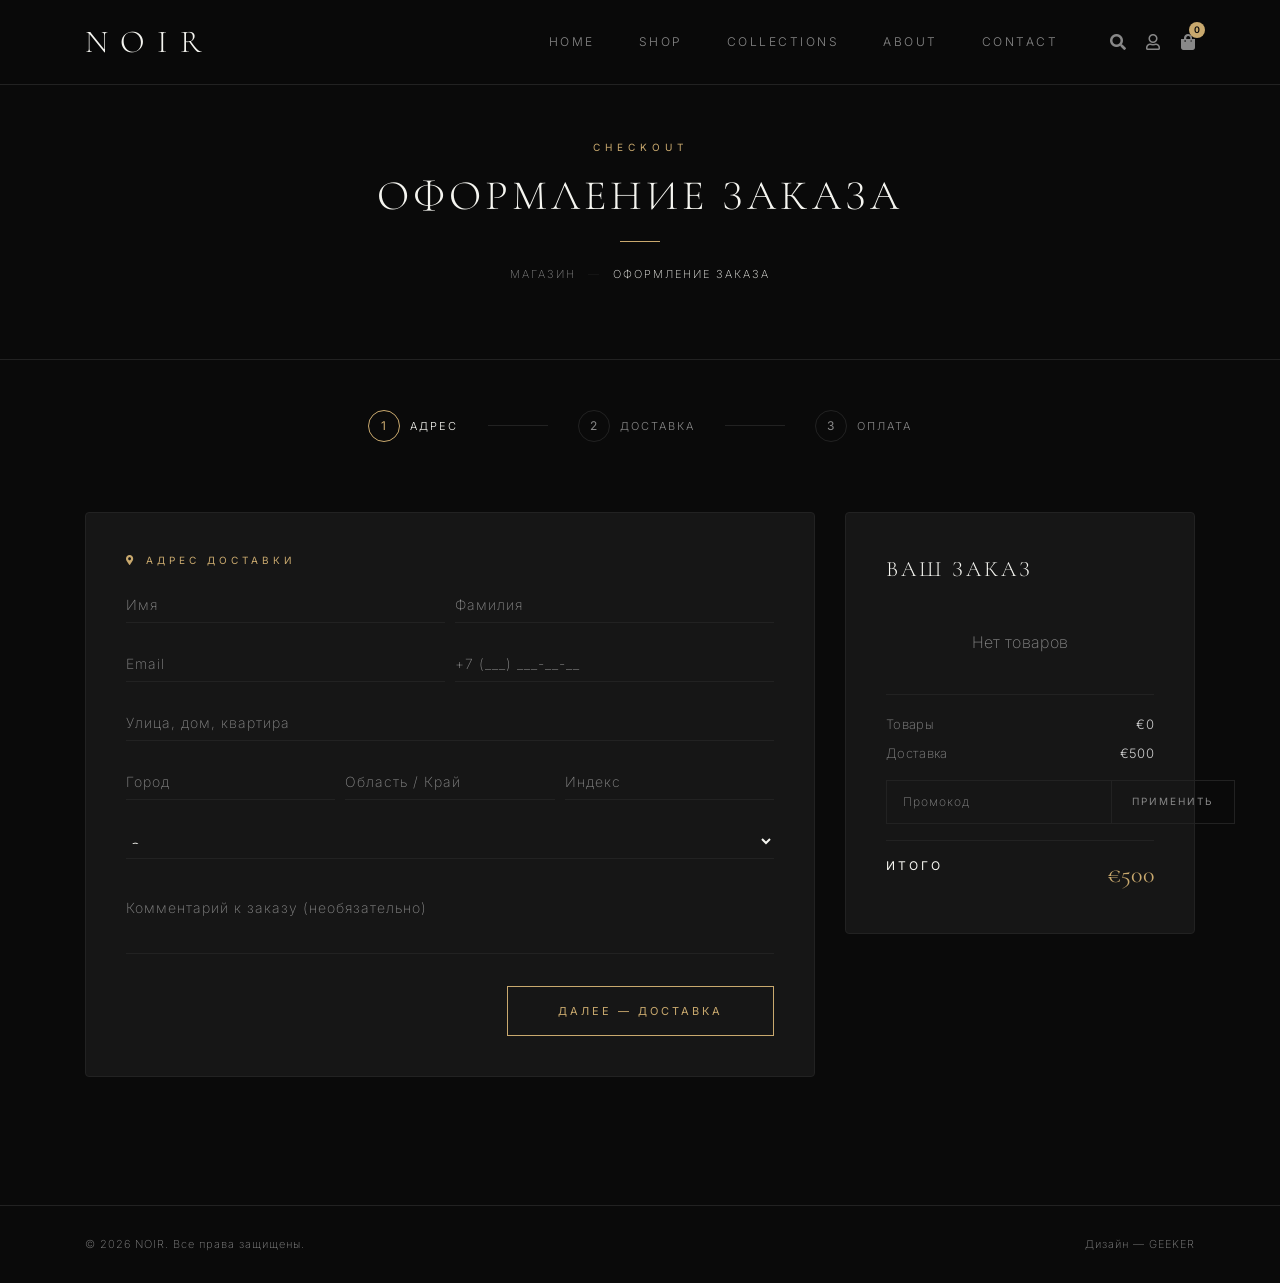
<file: checkout.html>
<!DOCTYPE html>
<html lang="ru">
<head>
    <meta charset="UTF-8">
    <meta name="viewport" content="width=device-width, initial-scale=1.0">
    <title>NOIR — Оформление заказа</title>
    <!-- Bootstrap CSS -->
    <link href="https://cdn.jsdelivr.net/npm/bootstrap@4.6.2/dist/css/bootstrap.min.css" rel="stylesheet">
    <!-- Font Awesome -->
    <link rel="stylesheet" href="https://cdnjs.cloudflare.com/ajax/libs/font-awesome/5.15.4/css/all.min.css">
    <!-- Google Fonts -->
    <link href="https://fonts.googleapis.com/css2?family=Cormorant+Garamond:wght@300;400;500;600;700&family=Inter:wght@200;300;400;500;600&display=swap" rel="stylesheet">
    <style>
        :root {
            --black: #0a0a0a;
            --dark: #111111;
            --card: #161616;
            --border: #222222;
            --gray: #888888;
            --light-gray: #cccccc;
            --off-white: #f5f5f0;
            --accent: #c9a96e;
        }

        * {
            margin: 0;
            padding: 0;
            box-sizing: border-box;
        }

        body {
            background-color: var(--black);
            color: var(--off-white);
            font-family: 'Inter', sans-serif;
            font-weight: 300;
            overflow-x: hidden;
            letter-spacing: 0.3px;
        }

        ::-webkit-scrollbar { width: 6px; }
        ::-webkit-scrollbar-track { background: var(--black); }
        ::-webkit-scrollbar-thumb { background: var(--border); border-radius: 3px; }
        ::-webkit-scrollbar-thumb:hover { background: var(--gray); }

        /* ===== NAVBAR ===== */
        .navbar-noir {
            background: rgba(10, 10, 10, 0.97) !important;
            backdrop-filter: blur(30px);
            border-bottom: 1px solid var(--border);
            padding: 18px 0;
        }

        .brand-noir {
            font-family: 'Cormorant Garamond', serif;
            font-weight: 300;
            font-size: 32px;
            color: var(--off-white) !important;
            letter-spacing: 12px;
            text-decoration: none;
            text-transform: uppercase;
        }

        .navbar-noir .nav-link {
            font-family: 'Inter', sans-serif;
            font-weight: 300;
            font-size: 12px;
            letter-spacing: 2.5px;
            text-transform: uppercase;
            color: var(--gray) !important;
            padding: 8px 22px !important;
            transition: color 0.3s ease;
        }

        .navbar-noir .nav-link:hover {
            color: var(--off-white) !important;
        }

        .nav-icons {
            display: flex;
            align-items: center;
            gap: 20px;
            margin-left: 30px;
        }

        .nav-icon-link {
            color: var(--gray);
            font-size: 16px;
            transition: color 0.3s ease;
            position: relative;
        }

        .nav-icon-link:hover { color: var(--off-white); }

        .cart-count {
            position: absolute;
            top: -8px;
            right: -10px;
            background: var(--accent);
            color: var(--black);
            font-size: 9px;
            font-weight: 600;
            width: 16px;
            height: 16px;
            border-radius: 50%;
            display: flex;
            align-items: center;
            justify-content: center;
        }

        .navbar-toggler {
            border-color: var(--border) !important;
        }

        .navbar-toggler-icon {
            background-image: url("data:image/svg+xml,%3csvg xmlns='http://www.w3.org/2000/svg' viewBox='0 0 30 30'%3e%3cpath stroke='rgba%28245, 245, 240, 0.7%29' stroke-linecap='round' stroke-miterlimit='10' stroke-width='1' d='M4 7h22M4 15h22M4 23h22'/%3e%3c/svg%3e") !important;
        }

        /* ===== PAGE HEADER ===== */
        .page-header {
            padding: 140px 0 60px;
            text-align: center;
            border-bottom: 1px solid var(--border);
        }

        .page-label {
            font-size: 10px;
            letter-spacing: 5px;
            text-transform: uppercase;
            color: var(--accent);
            margin-bottom: 16px;
            font-weight: 400;
        }

        .page-title {
            font-family: 'Cormorant Garamond', serif;
            font-weight: 300;
            font-size: 42px;
            letter-spacing: 4px;
            text-transform: uppercase;
            color: var(--off-white);
            margin-bottom: 8px;
        }

        .page-line {
            width: 40px;
            height: 1px;
            background: var(--accent);
            margin: 20px auto 0;
        }

        /* ===== BREADCRUMB ===== */
        .breadcrumb-noir {
            display: flex;
            justify-content: center;
            gap: 8px;
            margin-top: 24px;
            list-style: none;
            padding: 0;
        }

        .breadcrumb-noir li {
            font-size: 11px;
            letter-spacing: 2px;
            text-transform: uppercase;
            font-weight: 200;
        }

        .breadcrumb-noir li a {
            color: var(--gray);
            text-decoration: none;
            transition: color 0.3s ease;
        }

        .breadcrumb-noir li a:hover { color: var(--off-white); }

        .breadcrumb-noir li.active { color: var(--off-white); }

        .breadcrumb-noir .separator {
            color: var(--border);
            margin: 0 4px;
        }

        /* ===== STEPS ===== */
        .steps-bar {
            display: flex;
            justify-content: center;
            gap: 0;
            padding: 50px 0 30px;
        }

        .step-item {
            display: flex;
            align-items: center;
            gap: 10px;
            padding: 0 30px;
        }

        .step-number {
            width: 32px;
            height: 32px;
            border: 1px solid var(--border);
            border-radius: 50%;
            display: flex;
            align-items: center;
            justify-content: center;
            font-size: 12px;
            font-weight: 400;
            color: var(--gray);
            transition: all 0.3s ease;
        }

        .step-item.active .step-number {
            border-color: var(--accent);
            color: var(--accent);
        }

        .step-item.completed .step-number {
            background: var(--accent);
            border-color: var(--accent);
            color: var(--black);
        }

        .step-label {
            font-size: 11px;
            letter-spacing: 2px;
            text-transform: uppercase;
            color: var(--gray);
            font-weight: 300;
        }

        .step-item.active .step-label { color: var(--off-white); }
        .step-item.completed .step-label { color: var(--accent); }

        .step-connector {
            width: 60px;
            height: 1px;
            background: var(--border);
            align-self: center;
        }

        /* ===== CHECKOUT SECTION ===== */
        .checkout-section {
            padding: 40px 0 80px;
        }

        .checkout-form {
            background: var(--card);
            border: 1px solid var(--border);
            border-radius: 4px;
            padding: 40px;
        }

        .form-group-label {
            font-size: 10px;
            letter-spacing: 4px;
            text-transform: uppercase;
            color: var(--accent);
            font-weight: 400;
            margin-bottom: 20px;
            display: block;
        }

        .form-noir {
            background: transparent !important;
            border: none !important;
            border-bottom: 1px solid var(--border) !important;
            border-radius: 0 !important;
            padding: 14px 0 !important;
            color: var(--off-white) !important;
            font-family: 'Inter', sans-serif;
            font-size: 14px;
            font-weight: 300;
            letter-spacing: 1px;
            transition: border-color 0.3s ease;
        }

        .form-noir:focus {
            border-color: var(--accent) !important;
            box-shadow: none !important;
        }

        .form-noir::placeholder {
            color: var(--gray);
            font-weight: 200;
        }

        .form-noir option {
            background: var(--card);
            color: var(--off-white);
        }

        .form-row-gap {
            margin-bottom: 8px;
        }

        /* ===== RADIO / CHECKBOX ===== */
        .delivery-option,
        .payment-option {
            border: 1px solid var(--border);
            border-radius: 4px;
            padding: 20px 24px;
            margin-bottom: 12px;
            cursor: pointer;
            transition: all 0.3s ease;
            display: flex;
            align-items: center;
            gap: 16px;
        }

        .delivery-option:hover,
        .payment-option:hover {
            border-color: rgba(201, 169, 110, 0.3);
        }

        .delivery-option.selected,
        .payment-option.selected {
            border-color: var(--accent);
            background: rgba(201, 169, 110, 0.05);
        }

        .option-radio {
            width: 18px;
            height: 18px;
            border: 1px solid var(--border);
            border-radius: 50%;
            display: flex;
            align-items: center;
            justify-content: center;
            flex-shrink: 0;
            transition: all 0.3s ease;
        }

        .option-radio::after {
            content: '';
            width: 8px;
            height: 8px;
            border-radius: 50%;
            background: var(--accent);
            opacity: 0;
            transition: opacity 0.3s ease;
        }

        .delivery-option.selected .option-radio,
        .payment-option.selected .option-radio {
            border-color: var(--accent);
        }

        .delivery-option.selected .option-radio::after,
        .payment-option.selected .option-radio::after {
            opacity: 1;
        }

        .option-info {
            flex: 1;
        }

        .option-name {
            font-size: 13px;
            font-weight: 400;
            color: var(--off-white);
            letter-spacing: 0.5px;
        }

        .option-desc {
            font-size: 11px;
            color: var(--gray);
            font-weight: 200;
            margin-top: 2px;
        }

        .option-price {
            font-size: 13px;
            color: var(--light-gray);
            font-weight: 300;
            white-space: nowrap;
        }

        /* ===== ORDER SUMMARY ===== */
        .order-summary {
            background: var(--card);
            border: 1px solid var(--border);
            border-radius: 4px;
            padding: 40px;
            position: sticky;
            top: 100px;
        }

        .summary-title {
            font-family: 'Cormorant Garamond', serif;
            font-size: 22px;
            font-weight: 300;
            letter-spacing: 3px;
            text-transform: uppercase;
            color: var(--off-white);
            margin-bottom: 24px;
        }

        .summary-item {
            display: flex;
            justify-content: space-between;
            align-items: flex-start;
            padding: 14px 0;
            border-bottom: 1px solid rgba(34, 34, 34, 0.5);
        }

        .summary-item:last-of-type {
            border-bottom: none;
        }

        .summary-item-info {
            flex: 1;
        }

        .summary-item-brand {
            font-size: 9px;
            letter-spacing: 2px;
            text-transform: uppercase;
            color: var(--accent);
            font-weight: 400;
        }

        .summary-item-name {
            font-family: 'Cormorant Garamond', serif;
            font-size: 16px;
            color: var(--off-white);
            font-weight: 400;
        }

        .summary-item-size {
            font-size: 11px;
            color: var(--gray);
            font-weight: 200;
        }

        .summary-item-price {
            color: var(--light-gray);
            font-size: 14px;
            font-weight: 300;
        }

        .summary-divider {
            border: none;
            border-top: 1px solid var(--border);
            margin: 20px 0;
        }

        .summary-row {
            display: flex;
            justify-content: space-between;
            margin-bottom: 10px;
        }

        .summary-row-label {
            font-size: 13px;
            color: var(--gray);
            font-weight: 200;
        }

        .summary-row-value {
            font-size: 13px;
            color: var(--light-gray);
            font-weight: 300;
        }

        .summary-total {
            display: flex;
            justify-content: space-between;
            margin-top: 16px;
            padding-top: 16px;
            border-top: 1px solid var(--border);
        }

        .summary-total-label {
            font-size: 12px;
            letter-spacing: 3px;
            text-transform: uppercase;
            color: var(--off-white);
            font-weight: 400;
        }

        .summary-total-value {
            font-family: 'Cormorant Garamond', serif;
            font-size: 24px;
            color: var(--accent);
            font-weight: 400;
        }

        /* ===== BUTTONS ===== */
        .btn-noir {
            border: 1px solid var(--off-white);
            background: transparent;
            color: var(--off-white);
            font-family: 'Inter', sans-serif;
            font-size: 11px;
            font-weight: 400;
            letter-spacing: 3px;
            text-transform: uppercase;
            padding: 16px 50px;
            transition: all 0.4s ease;
            cursor: pointer;
        }

        .btn-noir:hover {
            background: var(--off-white);
            color: var(--black);
            text-decoration: none;
        }

        .btn-accent {
            border: 1px solid var(--accent);
            color: var(--accent);
        }

        .btn-accent:hover {
            background: var(--accent);
            color: var(--black);
        }

        .btn-back {
            border: 1px solid var(--border);
            color: var(--gray);
            padding: 14px 30px;
            font-size: 10px;
        }

        .btn-back:hover {
            border-color: var(--off-white);
            color: var(--off-white);
            background: transparent;
        }

        /* ===== PROMO ===== */
        .promo-input-group {
            display: flex;
            gap: 0;
            margin-top: 16px;
        }

        .promo-input {
            background: transparent !important;
            border: 1px solid var(--border) !important;
            border-right: none !important;
            border-radius: 0 !important;
            padding: 12px 16px !important;
            color: var(--off-white) !important;
            font-family: 'Inter', sans-serif;
            font-size: 12px;
            font-weight: 300;
            letter-spacing: 1px;
            flex: 1;
        }

        .promo-input:focus {
            border-color: var(--accent) !important;
            box-shadow: none !important;
        }

        .promo-input::placeholder {
            color: var(--gray);
            font-weight: 200;
        }

        .promo-btn {
            background: transparent;
            border: 1px solid var(--border);
            border-radius: 0;
            color: var(--gray);
            font-family: 'Inter', sans-serif;
            font-size: 10px;
            font-weight: 400;
            letter-spacing: 2px;
            text-transform: uppercase;
            padding: 12px 20px;
            cursor: pointer;
            transition: all 0.3s ease;
        }

        .promo-btn:hover {
            border-color: var(--accent);
            color: var(--accent);
        }

        /* ===== TOAST ===== */
        .toast-noir {
            background: var(--card);
            border: 1px solid var(--border);
            border-left: 3px solid var(--accent);
            padding: 14px 24px;
            color: var(--off-white);
            font-family: 'Inter', sans-serif;
            font-size: 13px;
            font-weight: 300;
            letter-spacing: 0.5px;
            opacity: 0;
            transform: translateX(40px);
            transition: all 0.4s ease;
            min-width: 260px;
        }

        .toast-noir.show {
            opacity: 1;
            transform: translateX(0);
        }

        /* ===== SUCCESS OVERLAY ===== */
        .success-overlay {
            display: none;
            position: fixed;
            top: 0; left: 0;
            width: 100%; height: 100%;
            background: rgba(10, 10, 10, 0.95);
            z-index: 10000;
            justify-content: center;
            align-items: center;
        }

        .success-overlay.active {
            display: flex;
        }

        .success-content {
            text-align: center;
            animation: fadeInUp 0.6s ease;
        }

        @keyframes fadeInUp {
            from { opacity: 0; transform: translateY(30px); }
            to { opacity: 1; transform: translateY(0); }
        }

        .success-icon {
            width: 80px;
            height: 80px;
            border: 2px solid var(--accent);
            border-radius: 50%;
            display: flex;
            align-items: center;
            justify-content: center;
            margin: 0 auto 30px;
            color: var(--accent);
            font-size: 32px;
        }

        .success-title {
            font-family: 'Cormorant Garamond', serif;
            font-size: 36px;
            font-weight: 300;
            letter-spacing: 4px;
            text-transform: uppercase;
            color: var(--off-white);
            margin-bottom: 16px;
        }

        .success-text {
            font-size: 14px;
            color: var(--gray);
            font-weight: 200;
            letter-spacing: 1px;
            margin-bottom: 40px;
        }

        /* ===== FOOTER ===== */
        .footer-noir {
            border-top: 1px solid var(--border);
            padding: 30px 0;
        }

        .footer-bottom {
            display: flex;
            justify-content: space-between;
            align-items: center;
            color: var(--gray);
            font-size: 11px;
            letter-spacing: 1px;
            font-weight: 200;
        }

        /* ===== FADE ===== */
        .fade-in {
            opacity: 0;
            transform: translateY(20px);
            transition: all 0.6s ease;
        }

        .fade-in.visible {
            opacity: 1;
            transform: translateY(0);
        }
    </style>
</head>
<body>
    <!-- Навигация -->
    <nav class="navbar navbar-expand-lg navbar-dark bg-dark navbar-noir fixed-top">
        <div class="container">
            <a href="index.html" class="brand-noir">NOIR</a>
            <button class="navbar-toggler" type="button" data-toggle="collapse" data-target="#navbarResponsive" aria-controls="navbarResponsive" aria-expanded="false" aria-label="Toggle navigation">
                <span class="navbar-toggler-icon"></span>
            </button>
            <div class="collapse navbar-collapse" id="navbarResponsive">
                <ul class="navbar-nav ml-auto">
                    <li class="nav-item">
                        <a class="nav-link" href="index.html">Home</a>
                    </li>
                    <li class="nav-item">
                        <a class="nav-link" href="index.html">Shop</a>
                    </li>
                    <li class="nav-item">
                        <a class="nav-link" href="index.html">Collections</a>
                    </li>
                    <li class="nav-item">
                        <a class="nav-link" href="index.html">About</a>
                    </li>
                    <li class="nav-item">
                        <a class="nav-link" href="index.html">Contact</a>
                    </li>
                </ul>
                <div class="nav-icons">
                    <a href="index.html" class="nav-icon-link"><i class="fas fa-search"></i></a>
                    <a href="#" class="nav-icon-link"><i class="far fa-user"></i></a>
                    <a href="#" class="nav-icon-link" data-toggle="modal" data-target="#cartModal">
                        <i class="fas fa-shopping-bag"></i>
                        <span class="cart-count" id="cartCount">0</span>
                    </a>
                </div>
            </div>
        </div>
    </nav>

    <!-- Заголовок страницы -->
    <section class="page-header">
        <div class="container">
            <div class="page-label">Checkout</div>
            <h1 class="page-title">Оформление заказа</h1>
            <div class="page-line"></div>
            <ul class="breadcrumb-noir">
                <li><a href="index.html">Магазин</a></li>
                <li class="separator">—</li>
                <li class="active">Оформление заказа</li>
            </ul>
        </div>
    </section>

    <!-- Шаги -->
    <div class="container">
        <div class="steps-bar fade-in">
            <div class="step-item active" data-step="1">
                <div class="step-number">1</div>
                <span class="step-label">Адрес</span>
            </div>
            <div class="step-connector"></div>
            <div class="step-item" data-step="2">
                <div class="step-number">2</div>
                <span class="step-label">Доставка</span>
            </div>
            <div class="step-connector"></div>
            <div class="step-item" data-step="3">
                <div class="step-number">3</div>
                <span class="step-label">Оплата</span>
            </div>
        </div>
    </div>

    <!-- Контент -->
    <section class="checkout-section">
        <div class="container">
            <div class="row">
                <!-- Левая колонка — форма -->
                <div class="col-lg-8 mb-5">
                    <!-- Шаг 1: Адрес -->
                    <div class="checkout-form fade-in" id="step1">
                        <span class="form-group-label"><i class="fas fa-map-marker-alt mr-2"></i>Адрес доставки</span>
                        <div class="form-row form-row-gap">
                            <div class="col-md-6 mb-3">
                                <input type="text" class="form-control form-noir" id="firstName" placeholder="Имя">
                            </div>
                            <div class="col-md-6 mb-3">
                                <input type="text" class="form-control form-noir" id="lastName" placeholder="Фамилия">
                            </div>
                        </div>
                        <div class="form-row form-row-gap">
                            <div class="col-md-6 mb-3">
                                <input type="email" class="form-control form-noir" id="email" placeholder="Email">
                            </div>
                            <div class="col-md-6 mb-3">
                                <input type="tel" class="form-control form-noir" id="phone" placeholder="+7 (___) ___-__-__">
                            </div>
                        </div>
                        <div class="form-row form-row-gap">
                            <div class="col-12 mb-3">
                                <input type="text" class="form-control form-noir" id="address" placeholder="Улица, дом, квартира">
                            </div>
                        </div>
                        <div class="form-row form-row-gap">
                            <div class="col-md-4 mb-3">
                                <input type="text" class="form-control form-noir" id="city" placeholder="Город">
                            </div>
                            <div class="col-md-4 mb-3">
                                <input type="text" class="form-control form-noir" id="region" placeholder="Область / Край">
                            </div>
                            <div class="col-md-4 mb-3">
                                <input type="text" class="form-control form-noir" id="zip" placeholder="Индекс">
                            </div>
                        </div>
                        <div class="form-row form-row-gap">
                            <div class="col-12 mb-3">
                                <select class="form-control form-noir" id="country">
                                    <option value="" disabled selected>Страна</option>
                                    <option value="RU">Россия</option>
                                    <option value="BY">Беларусь</option>
                                    <option value="KZ">Казахстан</option>
                                    <option value="UA">Украина</option>
                                    <option value="UZ">Узбекистан</option>
                                </select>
                            </div>
                        </div>
                        <div class="form-row form-row-gap">
                            <div class="col-12 mb-3">
                                <textarea class="form-control form-noir" id="notes" rows="2" placeholder="Комментарий к заказу (необязательно)" style="resize: none;"></textarea>
                            </div>
                        </div>
                        <div class="d-flex justify-content-end mt-3">
                            <button class="btn-noir btn-accent" id="toStep2">Далее — Доставка</button>
                        </div>
                    </div>

                    <!-- Шаг 2: Доставка -->
                    <div class="checkout-form fade-in" id="step2" style="display: none;">
                        <span class="form-group-label"><i class="fas fa-truck mr-2"></i>Способ доставки</span>

                        <div class="delivery-option selected" data-delivery="courier" data-price="500">
                            <div class="option-radio"></div>
                            <div class="option-info">
                                <div class="option-name">Курьерская доставка</div>
                                <div class="option-desc">Доставка до двери, 2–4 рабочих дня</div>
                            </div>
                            <div class="option-price">€15</div>
                        </div>

                        <div class="delivery-option" data-delivery="pickup" data-price="0">
                            <div class="option-radio"></div>
                            <div class="option-info">
                                <div class="option-name">Самовывоз</div>
                                <div class="option-desc">Москва, ул. Столешников 7 — бесплатно</div>
                            </div>
                            <div class="option-price">Бесплатно</div>
                        </div>

                        <div class="delivery-option" data-delivery="express" data-price="1200">
                            <div class="option-radio"></div>
                            <div class="option-info">
                                <div class="option-name">Экспресс-доставка</div>
                                <div class="option-desc">Доставка за 24 часа</div>
                            </div>
                            <div class="option-price">€35</div>
                        </div>

                        <div class="delivery-option" data-delivery="post" data-price="800">
                            <div class="option-radio"></div>
                            <div class="option-info">
                                <div class="option-name">Почтовая доставка</div>
                                <div class="option-desc">Почта России, 5–10 рабочих дней</div>
                            </div>
                            <div class="option-price">€25</div>
                        </div>

                        <div class="d-flex justify-content-between mt-4">
                            <button class="btn-noir btn-back" id="backStep1">Назад</button>
                            <button class="btn-noir btn-accent" id="toStep3">Далее — Оплата</button>
                        </div>
                    </div>

                    <!-- Шаг 3: Оплата -->
                    <div class="checkout-form fade-in" id="step3" style="display: none;">
                        <span class="form-group-label"><i class="fas fa-credit-card mr-2"></i>Способ оплаты</span>

                        <div class="payment-option selected" data-payment="card">
                            <div class="option-radio"></div>
                            <div class="option-info">
                                <div class="option-name"><i class="far fa-credit-card mr-2"></i>Банковская карта</div>
                                <div class="option-desc">Visa, Mastercard, МИР</div>
                            </div>
                        </div>

                        <div class="payment-option" data-payment="sbp">
                            <div class="option-radio"></div>
                            <div class="option-info">
                                <div class="option-name"><i class="fas fa-university mr-2"></i>СБП</div>
                                <div class="option-desc">Система быстрых платежей</div>
                            </div>
                        </div>

                        <div class="payment-option" data-payment="crypto">
                            <div class="option-radio"></div>
                            <div class="option-info">
                                <div class="option-name"><i class="fab fa-bitcoin mr-2"></i>Криптовалюта</div>
                                <div class="option-desc">BTC, ETH, USDT</div>
                            </div>
                        </div>

                        <!-- Поля карты -->
                        <div id="cardFields" style="margin-top: 24px;">
                            <div class="form-row form-row-gap">
                                <div class="col-12 mb-3">
                                    <input type="text" class="form-control form-noir" id="cardNumber" placeholder="Номер карты" maxlength="19">
                                </div>
                            </div>
                            <div class="form-row form-row-gap">
                                <div class="col-md-6 mb-3">
                                    <input type="text" class="form-control form-noir" id="cardExpiry" placeholder="MM / YY" maxlength="7">
                                </div>
                                <div class="col-md-6 mb-3">
                                    <input type="text" class="form-control form-noir" id="cardCvv" placeholder="CVV" maxlength="3">
                                </div>
                            </div>
                            <div class="form-row form-row-gap">
                                <div class="col-12 mb-3">
                                    <input type="text" class="form-control form-noir" id="cardName" placeholder="Имя владельца карты">
                                </div>
                            </div>
                        </div>

                        <div class="d-flex justify-content-between mt-4">
                            <button class="btn-noir btn-back" id="backStep2">Назад</button>
                            <button class="btn-noir btn-accent" id="placeOrder">Оплатить</button>
                        </div>
                    </div>
                </div>

                <!-- Правая колонка — сводка -->
                <div class="col-lg-4">
                    <div class="order-summary fade-in">
                        <div class="summary-title">Ваш заказ</div>
                        <div id="summaryItems"></div>
                        <hr class="summary-divider">
                        <div class="summary-row">
                            <span class="summary-row-label">Товары</span>
                            <span class="summary-row-value" id="summarySubtotal">€0</span>
                        </div>
                        <div class="summary-row">
                            <span class="summary-row-label">Доставка</span>
                            <span class="summary-row-value" id="summaryDelivery">€15</span>
                        </div>
                        <div class="promo-input-group">
                            <input type="text" class="promo-input" id="promoInput" placeholder="Промокод">
                            <button class="promo-btn" id="promoBtn">Применить</button>
                        </div>
                        <div class="summary-total">
                            <span class="summary-total-label">Итого</span>
                            <span class="summary-total-value" id="summaryTotal">€0</span>
                        </div>
                    </div>
                </div>
            </div>
        </div>
    </section>

    <!-- Успешный заказ -->
    <div class="success-overlay" id="successOverlay">
        <div class="success-content">
            <div class="success-icon"><i class="fas fa-check"></i></div>
            <div class="success-title">Заказ оформлен</div>
            <div class="success-text">Номер заказа: <strong id="orderNumber">#NOIR-00000</strong></div>
            <a href="index.html" class="btn-noir btn-accent">Вернуться в магазин</a>
        </div>
    </div>

    <!-- Toast -->
    <div id="toastContainer" style="position: fixed; bottom: 30px; right: 30px; z-index: 9999; display: flex; flex-direction: column; gap: 10px;"></div>

    <!-- Футер -->
    <footer class="footer-noir">
        <div class="container">
            <div class="footer-bottom">
                <span>&copy; 2026 NOIR. Все права защищены.</span>
                <span>Дизайн — GEEKER</span>
            </div>
        </div>
    </footer>

    <!-- jQuery -->
    <script src="https://code.jquery.com/jquery-3.6.0.min.js"></script>
    <!-- Bootstrap JS -->
    <script src="https://cdn.jsdelivr.net/npm/bootstrap@4.6.2/dist/js/bootstrap.bundle.min.js"></script>
    <script>
        $(document).ready(function() {

            // ===== Данные корзины из localStorage =====
            const cart = JSON.parse(localStorage.getItem('noirCart') || '[]');
            let deliveryPrice = 500; // курьер по умолчанию
            let promoDiscount = 0;

            function renderSummary() {
                const $items = $('#summaryItems');
                $items.empty();

                const subtotal = cart.reduce((s, i) => s + i.price, 0);

                if (cart.length === 0) {
                    $items.html('<p style="color: var(--gray); font-weight: 200; text-align: center; padding: 20px 0;">Нет товаров</p>');
                } else {
                    cart.forEach(function(item) {
                        $items.append(
                            '<div class="summary-item">' +
                                '<div class="summary-item-info">' +
                                    '<div class="summary-item-brand">' + item.brand + '</div>' +
                                    '<div class="summary-item-name">' + item.name + '</div>' +
                                    '<div class="summary-item-size">Размер: ' + item.size + '</div>' +
                                '</div>' +
                                '<div class="summary-item-price">€' + item.price.toFixed(0).replace(/\B(?=(\d{3})+(?!\d))/g, ',') + '</div>' +
                            '</div>'
                        );
                    });
                }

                $('#summarySubtotal').text('€' + subtotal.toFixed(0).replace(/\B(?=(\d{3})+(?!\d))/g, ','));
                const deliveryText = deliveryPrice === 0 ? 'Бесплатно' : '€' + deliveryPrice.toFixed(0).replace(/\B(?=(\d{3})+(?!\d))/g, ',');
                $('#summaryDelivery').text(deliveryText);

                const total = subtotal + deliveryPrice - promoDiscount;
                $('#summaryTotal').text('€' + Math.max(0, total).toFixed(0).replace(/\B(?=(\d{3})+(?!\d))/g, ','));

                $('#cartCount').text(cart.length);
            }

            renderSummary();

            // ===== Шаги навигация =====
            function goToStep(step) {
                $('.checkout-form').hide();
                $('#step' + step).show().addClass('visible');

                $('.step-item').removeClass('active completed');
                for (let i = 1; i <= 3; i++) {
                    const $s = $('.step-item[data-step="' + i + '"]');
                    if (i < step) $s.addClass('completed');
                    else if (i === step) $s.addClass('active');
                }

                $('html, body').animate({ scrollTop: $('.steps-bar').offset().top - 100 }, 400);
            }

            // Шаг 1 → 2
            $('#toStep2').on('click', function() {
                const fields = ['#firstName', '#lastName', '#email', '#phone', '#address', '#city', '#country'];
                let valid = true;
                fields.forEach(function(id) {
                    if (!$(id).val().trim()) {
                        valid = false;
                        $(id).css('border-color', '#c0392b');
                        setTimeout(function() { $(id).css('border-color', ''); }, 2000);
                    }
                });
                if (!valid) {
                    showToast('Заполните все обязательные поля');
                    return;
                }
                goToStep(2);
            });

            // Шаг 2 → 3
            $('#toStep3').on('click', function() {
                goToStep(3);
            });

            // Назад
            $('#backStep1').on('click', function() { goToStep(1); });
            $('#backStep2').on('click', function() { goToStep(2); });

            // ===== Доставка =====
            $(document).on('click', '.delivery-option', function() {
                $('.delivery-option').removeClass('selected');
                $(this).addClass('selected');
                deliveryPrice = parseInt($(this).data('price')) || 0;
                renderSummary();
            });

            // ===== Оплата =====
            $(document).on('click', '.payment-option', function() {
                $('.payment-option').removeClass('selected');
                $(this).addClass('selected');
                const method = $(this).data('payment');
                if (method === 'card') {
                    $('#cardFields').slideDown(200);
                } else {
                    $('#cardFields').slideUp(200);
                }
            });

            // ===== Форматирование номера карты =====
            $('#cardNumber').on('input', function() {
                let val = $(this).val().replace(/\D/g, '');
                val = val.replace(/(.{4})/g, '$1 ').trim();
                $(this).val(val);
            });

            $('#cardExpiry').on('input', function() {
                let val = $(this).val().replace(/\D/g, '');
                if (val.length >= 2) val = val.substring(0, 2) + ' / ' + val.substring(2);
                $(this).val(val);
            });

            $('#cardCvv').on('input', function() {
                $(this).val($(this).val().replace(/\D/g, ''));
            });

            // ===== Промокод =====
            $('#promoBtn').on('click', function() {
                const code = $('#promoInput').val().trim().toUpperCase();
                if (!code) {
                    showToast('Введите промокод');
                    return;
                }
                if (code === 'NOIR10') {
                    promoDiscount = cart.reduce((s, i) => s + i.price, 0) * 0.1;
                    showToast('Скидка 10% применена!');
                    renderSummary();
                } else {
                    showToast('Промокод не найден');
                }
            });

            // ===== Оформить заказ =====
            $('#placeOrder').on('click', function() {
                const payment = $('.payment-option.selected').data('payment');
                if (payment === 'card') {
                    const cardFields = ['#cardNumber', '#cardExpiry', '#cardCvv', '#cardName'];
                    let valid = true;
                    cardFields.forEach(function(id) {
                        if (!$(id).val().trim()) {
                            valid = false;
                            $(id).css('border-color', '#c0392b');
                            setTimeout(function() { $(id).css('border-color', ''); }, 2000);
                        }
                    });
                    if (!valid) {
                        showToast('Заполните данные карты');
                        return;
                    }
                }

                // Генерация номера заказа
                const orderNum = '#NOIR-' + Math.floor(10000 + Math.random() * 90000);
                $('#orderNumber').text(orderNum);

                // Очистить корзину
                localStorage.removeItem('noirCart');

                // Показать успех
                $('#successOverlay').addClass('active');
            });

            // ===== Анимация появления =====
            $(window).on('scroll', function() {
                $('.fade-in').each(function() {
                    const top = $(this).offset().top;
                    const bottom = $(window).scrollTop() + $(window).height();
                    if (top < bottom - 60) {
                        $(this).addClass('visible');
                    }
                });
            });
            $(window).trigger('scroll');

            // ===== Toast =====
            function showToast(message) {
                const toast = $('<div class="toast-noir">' + message + '</div>');
                $('#toastContainer').append(toast);
                setTimeout(function() { toast.addClass('show'); }, 10);
                setTimeout(function() {
                    toast.removeClass('show');
                    setTimeout(function() { toast.remove(); }, 400);
                }, 2500);
            }

        });
    </script>
</body>
</html>
</file>
